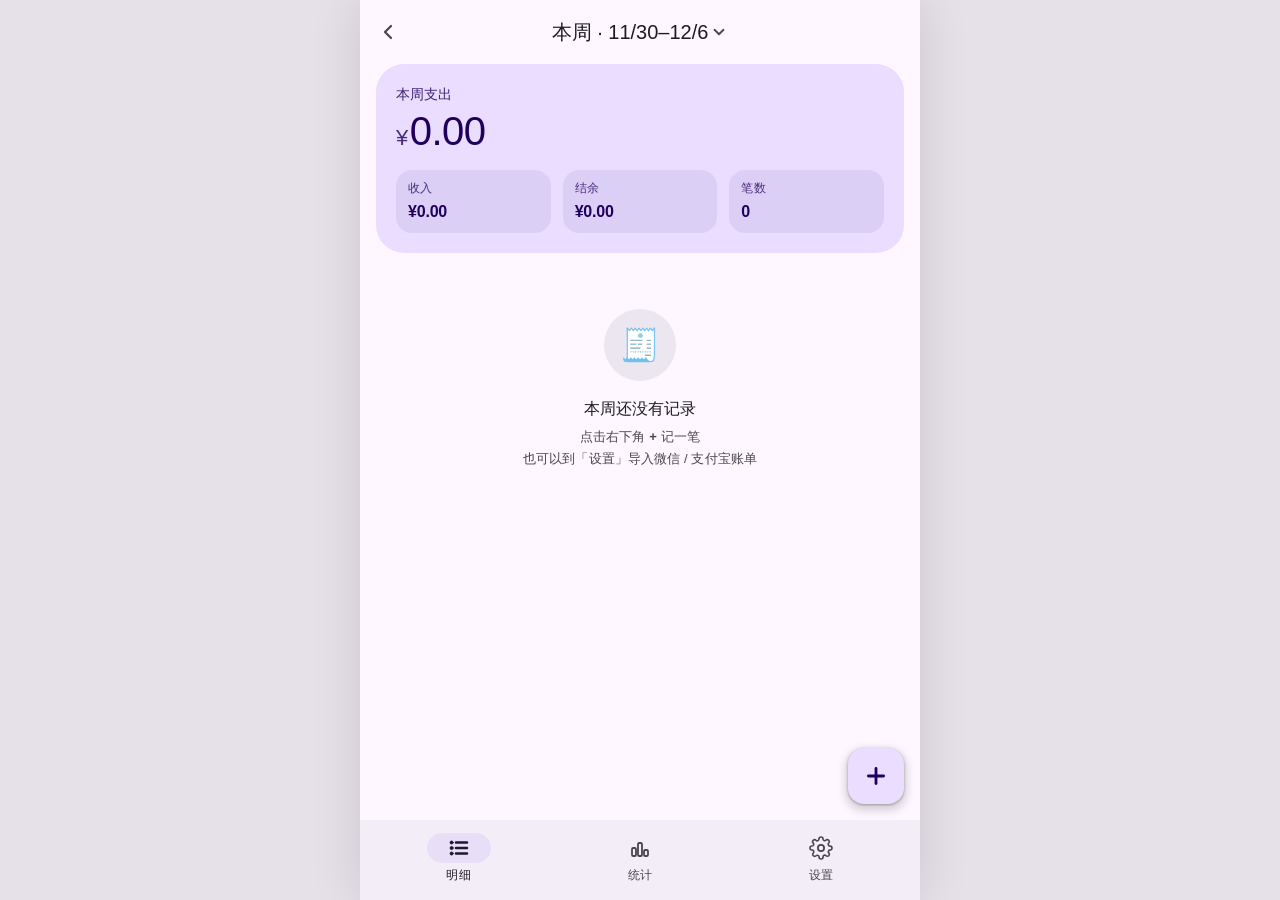
<file: index.html>
<!DOCTYPE html>
<html lang="zh-CN">
<head>
<meta charset="UTF-8">
<meta name="viewport" content="width=device-width, initial-scale=1, maximum-scale=1, user-scalable=no, viewport-fit=cover">
<meta name="theme-color" content="#6750A4">
<meta name="description" content="记一笔 · 以周为周期的个人收支记账工具，支持分类统计、预算与账单导入">
<meta name="mobile-web-app-capable" content="yes">
<meta name="apple-mobile-web-app-capable" content="yes">
<meta name="apple-mobile-web-app-status-bar-style" content="default">
<meta name="apple-mobile-web-app-title" content="记一笔">
<title>记一笔 · 收支记账</title>
<link rel="manifest" href="./manifest.webmanifest">
<link rel="icon" type="image/png" sizes="192x192" href="./icons/icon-192.png">
<link rel="apple-touch-icon" href="./icons/icon-192.png">
<link rel="stylesheet" href="./app.css">
</head>
<body>

<div id="app">
  <header class="appbar">
    <button class="iconbtn left" id="prevWeek" aria-label="上一周">
      <svg viewBox="0 0 24 24" fill="none" stroke="currentColor" stroke-width="2.2" stroke-linecap="round" stroke-linejoin="round"><polyline points="15 18 9 12 15 6"/></svg>
    </button>
    <button class="title" id="weekPick">
      <span id="weekLabel">本周</span>
      <svg viewBox="0 0 24 24" fill="none" stroke="currentColor" stroke-width="2.4" stroke-linecap="round" stroke-linejoin="round"><polyline points="6 9 12 15 18 9"/></svg>
    </button>
    <button class="iconbtn right" id="nextWeek" aria-label="下一周">
      <svg viewBox="0 0 24 24" fill="none" stroke="currentColor" stroke-width="2.2" stroke-linecap="round" stroke-linejoin="round"><polyline points="9 18 15 12 9 6"/></svg>
    </button>
  </header>

  <main id="main"></main>

  <button class="fab" id="fab" aria-label="记一笔">
    <svg viewBox="0 0 24 24" fill="none" stroke="currentColor" stroke-width="2.6" stroke-linecap="round"><line x1="12" y1="5" x2="12" y2="19"/><line x1="5" y1="12" x2="19" y2="12"/></svg>
  </button>

  <nav class="tabbar" id="tabbar"></nav>
</div>

<!-- ===================== 记账面板 ===================== -->
<div class="mask" id="mask"></div>

<section class="sheet" id="sheet" aria-hidden="true">
  <div class="grip"></div>

  <div class="seg" id="typeSeg">
    <button data-type="expense">支出</button>
    <button data-type="income">收入</button>
  </div>

  <div class="cats" id="cats"></div>

  <div class="amount-row expense" id="amountRow">
    <span class="cur">¥</span>
    <span class="val num" id="amountText"><span class="placeholder">0.00</span></span>
  </div>

  <div class="meta">
    <input type="date" id="dateInput">
    <input type="text" id="noteInput" placeholder="备注（可选）" maxlength="40">
    <select id="acctInput"></select>
  </div>

  <div class="keypad" id="keypad">
    <button data-k="1">1</button>
    <button data-k="2">2</button>
    <button data-k="3">3</button>
    <button class="fn del" data-k="del" aria-label="退格">
      <svg viewBox="0 0 24 24" fill="none" stroke="currentColor" stroke-width="1.9" stroke-linecap="round" stroke-linejoin="round"><path d="M21 4H8l-7 8 7 8h13a2 2 0 0 0 2-2V6a2 2 0 0 0-2-2z"/><line x1="18" y1="9" x2="12" y2="15"/><line x1="12" y1="9" x2="18" y2="15"/></svg>
    </button>
    <button data-k="4">4</button>
    <button data-k="5">5</button>
    <button data-k="6">6</button>
    <button class="fn" data-k="clr">清空</button>
    <button data-k="7">7</button>
    <button data-k="8">8</button>
    <button data-k="9">9</button>
    <button class="save" id="saveBtn">保存</button>
    <button data-k=".">.</button>
    <button data-k="0">0</button>
    <button data-k="00">00</button>
  </div>

  <div class="sheet-actions" id="sheetActions" style="display:none">
    <button id="cancelBtn">取消</button>
    <button class="del" id="deleteBtn">删除这笔</button>
  </div>
</section>

<!-- ===================== 通用对话框 ===================== -->
<div class="dialog-mask" id="dialogMask">
  <div class="dialog" id="dialog"></div>
</div>

<div class="toast" id="toast"></div>

<script src="./app.js"></script>
</body>
</html>
</file>
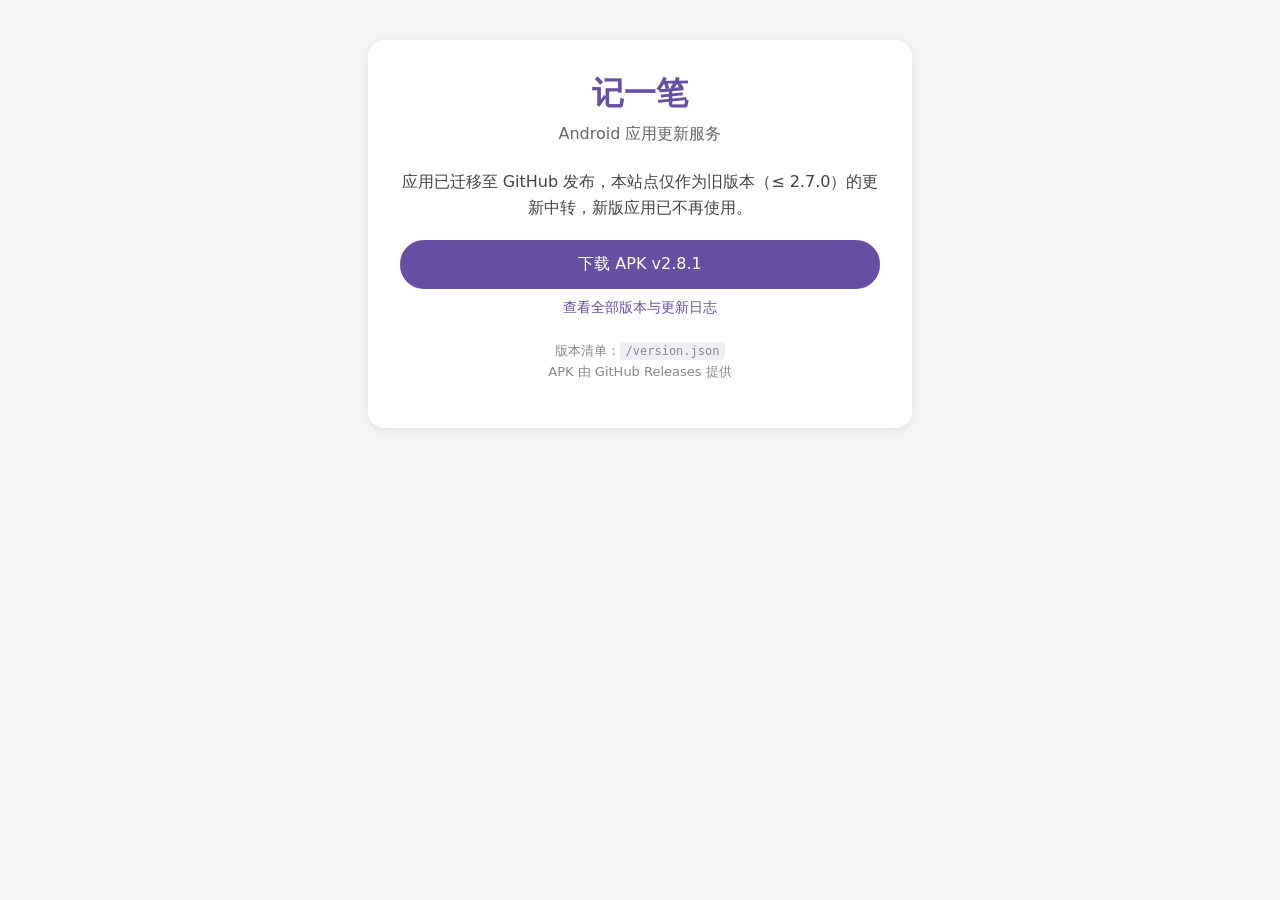
<file: update-site/index.html>
﻿<!DOCTYPE html>
<html>
<head>
  <meta charset="utf-8">
  <meta name="viewport" content="width=device-width, initial-scale=1">
  <title>记一笔 - 更新服务</title>
  <style>
    body { font-family: system-ui, sans-serif; padding: 40px; text-align: center; background: #f5f5f5; margin: 0; }
    .card { background: white; border-radius: 16px; padding: 32px; max-width: 480px; margin: 0 auto; box-shadow: 0 2px 8px rgba(0,0,0,0.08); }
    h1 { color: #6750A4; margin: 0 0 8px; }
    .sub { color: #666; margin-bottom: 24px; }
    p { color: #444; line-height: 1.6; }
    a.btn { display: block; margin: 20px 0 8px; padding: 14px 24px; background: #6750A4; color: #fff; border-radius: 24px; text-decoration: none; font-weight: 500; }
    a.btn:hover { background: #52428a; }
    a.link { color: #6750A4; text-decoration: none; font-size: 14px; }
    a.link:hover { text-decoration: underline; }
    .note { font-size: 13px; color: #888; margin-top: 24px; }
    code { background: #f0edf7; padding: 2px 6px; border-radius: 4px; font-size: 12px; }
  </style>
</head>
<body>
  <div class="card">
    <h1>记一笔</h1>
    <div class="sub">Android 应用更新服务</div>

    <p>应用已迁移至 GitHub 发布，本站点仅作为旧版本（≤ 2.7.0）的更新中转，新版应用已不再使用。</p>

    <a class="btn" href="https://github.com/lyl-creator/jiyibi/releases/latest/download/app-release.apk">下载 APK v2.8.1</a>
    <a class="link" href="https://github.com/lyl-creator/jiyibi/releases">查看全部版本与更新日志</a>

    <p class="note">
      版本清单：<code>/version.json</code><br>
      APK 由 GitHub Releases 提供
    </p>
  </div>

  <!-- 应用内更新读取此 JSON（旧版本默认更新源，仅供 ≤2.7.0 升级过渡） -->
  <script type="application/json" id="version-info">
{
  "versionCode": 28001,
  "versionName": "2.8.1",
  "downloadUrl": "https://github.com/lyl-creator/jiyibi/releases/latest/download/app-release.apk",
  "changelog": "修复几角钱小额交易的通知未被记账：不再因通知含「余额」「可用额度」而整条丢弃，金额提取可正确区分交易额与账户余额；修复「向XX转账」金额被误判为卡号导致漏记；新增「通知诊断」，可查看每条通知的识别结果与未记账原因"
}
  </script>
</body>
</html>
</file>
<file: app.css>
/* ============================================================
   记一笔 · 收支记账
   视觉规范：Material Design 3（Google 原生 Android 设计语言）
   —— 配色采用 M3 基准调色板，形状、字体、动效曲线均遵循 M3 规范
   —— 移动优先，适配安全区，支持深色模式
   ============================================================ */

/* ------------------------------------------------------------
   M3 设计令牌
   ------------------------------------------------------------ */
:root {
  /* 主色（M3 基准紫） */
  --md-primary: #6750A4;
  --md-on-primary: #FFFFFF;
  --md-primary-container: #EADDFF;
  --md-on-primary-container: #21005D;
  --md-primary-fixed-dim: #D0BCFF;

  /* 次色 */
  --md-secondary: #625B71;
  --md-on-secondary: #FFFFFF;
  --md-secondary-container: #E8DEF8;
  --md-on-secondary-container: #1D192B;

  /* 第三色 */
  --md-tertiary-container: #FFD8E4;
  --md-on-tertiary-container: #31111D;

  /* 错误色 */
  --md-error: #B3261E;
  --md-on-error: #FFFFFF;
  --md-error-container: #F9DEDC;
  --md-on-error-container: #410E0B;

  /* 表面层级 */
  --md-surface: #FEF7FF;
  --md-on-surface: #1D1B20;
  --md-surface-variant: #E7E0EC;
  --md-on-surface-variant: #49454F;
  --md-surface-container-lowest: #FFFFFF;
  --md-surface-container-low: #F7F2FA;
  --md-surface-container: #F3EDF7;
  --md-surface-container-high: #ECE6F0;
  --md-surface-container-highest: #E6E0E9;

  /* 描边 */
  --md-outline: #79747E;
  --md-outline-variant: #CAC4D0;

  /* 反色（用于 Snackbar） */
  --md-inverse-surface: #322F35;
  --md-inverse-on-surface: #F5EFF7;

  /* 记账语义色：支出红、收入绿（遵循国内记账习惯） */
  --money-out: #B3261E;
  --money-in: #146C2E;

  /* 状态层透明度 */
  --state-hover: .08;
  --state-press: .12;

  /* M3 形状刻度 */
  --shape-xs: 4px;
  --shape-sm: 8px;
  --shape-md: 12px;
  --shape-lg: 16px;
  --shape-xl: 28px;
  --shape-full: 999px;

  /* M3 动效曲线 */
  --ease-standard: cubic-bezier(.2, 0, 0, 1);
  --ease-emphasized: cubic-bezier(.2, 0, 0, 1);
  --ease-emphasized-decel: cubic-bezier(.05, .7, .1, 1);
  --ease-emphasized-accel: cubic-bezier(.3, 0, .8, .15);

  --safe-top: env(safe-area-inset-top, 0px);
  --safe-bottom: env(safe-area-inset-bottom, 0px);
}

@media (prefers-color-scheme: dark) {
  :root {
    --md-primary: #D0BCFF;
    --md-on-primary: #381E72;
    --md-primary-container: #4F378B;
    --md-on-primary-container: #EADDFF;
    --md-primary-fixed-dim: #D0BCFF;

    --md-secondary: #CCC2DC;
    --md-on-secondary: #332D41;
    --md-secondary-container: #4A4458;
    --md-on-secondary-container: #E8DEF8;

    --md-tertiary-container: #633B48;
    --md-on-tertiary-container: #FFD8E4;

    --md-error: #F2B8B5;
    --md-on-error: #601410;
    --md-error-container: #8C1D18;
    --md-on-error-container: #F9DEDC;

    --md-surface: #141218;
    --md-on-surface: #E6E0E9;
    --md-surface-variant: #49454F;
    --md-on-surface-variant: #CAC4D0;
    --md-surface-container-lowest: #0F0D13;
    --md-surface-container-low: #1D1B20;
    --md-surface-container: #211F26;
    --md-surface-container-high: #2B2930;
    --md-surface-container-highest: #36343B;

    --md-outline: #938F99;
    --md-outline-variant: #49454F;

    --md-inverse-surface: #E6E0E9;
    --md-inverse-on-surface: #322F35;

    --money-out: #F2B8B5;
    --money-in: #7EDFA0;
  }
}

/* ------------------------------------------------------------
   基础
   ------------------------------------------------------------ */
* { box-sizing: border-box; -webkit-tap-highlight-color: transparent; }

html, body {
  margin: 0;
  padding: 0;
  height: 100%;
  overscroll-behavior-y: none;
}

body {
  background: var(--md-surface);
  color: var(--md-on-surface);
  font-family: 'Google Sans', Roboto, 'Roboto Flex', -apple-system, BlinkMacSystemFont,
    'PingFang SC', 'HarmonyOS Sans SC', 'Noto Sans CJK SC', 'Microsoft YaHei',
    'Segoe UI', sans-serif;
  font-size: 14px;
  line-height: 1.45;
  letter-spacing: .1px;
  -webkit-font-smoothing: antialiased;
}

button, input, select, textarea {
  font-family: inherit;
  font-size: inherit;
  color: inherit;
  letter-spacing: inherit;
}

button { border: 0; background: none; cursor: pointer; padding: 0; }
input, select, textarea { outline: none; }

.num { font-variant-numeric: tabular-nums; font-feature-settings: "tnum"; }

/* 水波纹（M3 状态层的按压反馈） */
.ripple { position: relative; overflow: hidden; }
.ripple-wave {
  position: absolute;
  border-radius: 50%;
  background: currentColor;
  opacity: 0;
  transform: scale(0);
  pointer-events: none;
  animation: rippleGo .52s var(--ease-emphasized-decel) forwards;
}
@keyframes rippleGo {
  from { transform: scale(0); opacity: var(--state-press); }
  to   { transform: scale(1); opacity: 0; }
}

/* ------------------------------------------------------------
   页面骨架
   ------------------------------------------------------------ */
#app {
  display: flex;
  flex-direction: column;
  height: 100vh;
  height: 100dvh;
  max-width: 560px;
  margin: 0 auto;
  position: relative;
  background: var(--md-surface);
}

/* M3 居中标题顶部应用栏 */
.appbar {
  flex: 0 0 auto;
  display: grid;
  grid-template-columns: 48px 1fr 48px;
  align-items: center;
  padding: 0 4px;
  padding-top: var(--safe-top);
  height: calc(64px + var(--safe-top));
  background: var(--md-surface);
  position: relative;
  z-index: 5;
}

.appbar .title {
  grid-column: 2;
  justify-self: center;
  display: flex;
  align-items: center;
  gap: 2px;
  max-width: 100%;
  padding: 6px 12px;
  border-radius: var(--shape-full);
  font-family: 'Google Sans', Roboto, -apple-system, 'PingFang SC', sans-serif;
  font-size: 20px;
  font-weight: 500;
  letter-spacing: 0;
  line-height: 1.3;
  color: var(--md-on-surface);
  white-space: nowrap;
}
.appbar .title svg {
  width: 18px; height: 18px;
  flex: 0 0 auto;
  color: var(--md-on-surface-variant);
}

/* M3 图标按钮 */
.iconbtn {
  width: 48px; height: 48px;
  border-radius: var(--shape-full);
  display: flex;
  align-items: center;
  justify-content: center;
  color: var(--md-on-surface-variant);
  transition: background-color .16s var(--ease-standard);
}
.iconbtn.left { grid-column: 1; }
.iconbtn.right { grid-column: 3; }
.iconbtn svg { width: 24px; height: 24px; }

main {
  flex: 1 1 auto;
  overflow-y: auto;
  overflow-x: hidden;
  -webkit-overflow-scrolling: touch;
  padding: 0 16px calc(112px + var(--safe-bottom));
  scrollbar-width: none;
}
main::-webkit-scrollbar { display: none; }

/* ------------------------------------------------------------
   概览卡（M3 filled card · primary container）
   ------------------------------------------------------------ */
.overview {
  position: relative;
  border-radius: var(--shape-xl);
  padding: 20px;
  color: var(--md-on-primary-container);
  background: var(--md-primary-container);
  overflow: hidden;
}
.overview .ov-label {
  font-size: 14px;
  font-weight: 500;
  letter-spacing: .1px;
  opacity: .85;
}
.overview .ov-main {
  font-size: 40px;
  font-weight: 500;
  letter-spacing: -.5px;
  line-height: 1.15;
  margin: 4px 0 2px;
}
.overview .ov-main small {
  font-size: 22px;
  font-weight: 500;
  opacity: .8;
  margin-right: 2px;
}
.overview .ov-sub {
  display: flex;
  gap: 12px;
  margin-top: 16px;
}
.overview .ov-sub > div {
  flex: 1;
  background: rgba(103, 80, 164, .1);
  border-radius: var(--shape-lg);
  padding: 10px 12px;
}
@media (prefers-color-scheme: dark) {
  .overview .ov-sub > div { background: rgba(208, 188, 255, .12); }
}
.overview .ov-sub .k {
  font-size: 12px;
  letter-spacing: .4px;
  opacity: .78;
}
.overview .ov-sub .v {
  font-size: 16px;
  font-weight: 600;
  margin-top: 2px;
  letter-spacing: -.2px;
}

/* 预算进度条 */
.budget-wrap { margin-top: 16px; }
.budget-head {
  display: flex;
  justify-content: space-between;
  align-items: baseline;
  gap: 8px;
  font-size: 12px;
  letter-spacing: .4px;
  opacity: .85;
  margin-bottom: 8px;
}
.budget-head span:first-child {
  flex: 1 1 auto; min-width: 0;
  overflow: hidden; text-overflow: ellipsis; white-space: nowrap;
}
.budget-head span:last-child { flex: 0 0 auto; font-weight: 500; }
.budget-bar {
  height: 8px;
  border-radius: var(--shape-full);
  background: rgba(103, 80, 164, .16);
  overflow: hidden;
}
@media (prefers-color-scheme: dark) {
  .budget-bar { background: rgba(208, 188, 255, .18); }
}
.budget-bar span {
  display: block;
  height: 100%;
  border-radius: var(--shape-full);
  background: var(--md-primary);
  transition: width .5s var(--ease-emphasized);
}
.budget-bar.over span { background: var(--md-error); }

/* ------------------------------------------------------------
   通用区块
   ------------------------------------------------------------ */
.section-title {
  display: flex;
  align-items: center;
  justify-content: space-between;
  font-size: 14px;
  font-weight: 500;
  color: var(--md-on-surface);
  margin: 24px 4px 12px;
  letter-spacing: .1px;
}
.section-title .cnt {
  color: var(--md-on-surface-variant);
  font-size: 12px;
  font-weight: 400;
}

/* M3 filled card */
.card {
  background: var(--md-surface-container-low);
  border-radius: var(--shape-md);
  padding: 2px 0;
  overflow: hidden;
}

/* ------------------------------------------------------------
   交易条目（M3 list item）
   ------------------------------------------------------------ */
.day-head {
  display: flex;
  align-items: center;
  justify-content: space-between;
  padding: 14px 6px 6px;
  font-size: 12px;
  color: var(--md-on-surface-variant);
  letter-spacing: .4px;
}
.day-head .d { font-weight: 500; }
.day-head .s { display: flex; gap: 10px; }

.item {
  display: flex;
  align-items: center;
  gap: 16px;
  padding: 12px 16px;
  min-height: 68px;
  position: relative;
}
.item:not(:last-child)::after {
  content: "";
  position: absolute;
  left: 16px; right: 0; bottom: 0;
  height: 1px;
  background: var(--md-outline-variant);
  opacity: .5;
}

.item .ico {
  flex: 0 0 auto;
  width: 40px; height: 40px;
  border-radius: var(--shape-full);
  display: flex; align-items: center; justify-content: center;
  font-size: 19px;
  background: var(--md-surface-container-high);
}
.item .mid { flex: 1 1 auto; min-width: 0; }
.item .mid .name {
  font-size: 16px;
  font-weight: 400;
  letter-spacing: .15px;
  color: var(--md-on-surface);
}
.item .mid .note {
  font-size: 13px;
  color: var(--md-on-surface-variant);
  white-space: nowrap; overflow: hidden; text-overflow: ellipsis;
  max-width: 42vw;
  margin-top: 1px;
}
.item .amt {
  flex: 0 0 auto;
  font-size: 16px;
  font-weight: 500;
  letter-spacing: -.1px;
  text-align: right;
}
.item .amt.out { color: var(--money-out); }
.item .amt.in { color: var(--money-in); }
.item .amt .tag {
  display: block;
  font-size: 11px;
  font-weight: 400;
  color: var(--md-on-surface-variant);
  text-align: right;
  margin-top: 2px;
  letter-spacing: .3px;
}

/* 空状态 */
.empty {
  text-align: center;
  padding: 56px 24px;
  color: var(--md-on-surface-variant);
}
.empty .big {
  width: 72px; height: 72px;
  margin: 0 auto 16px;
  border-radius: var(--shape-full);
  background: var(--md-surface-container-high);
  display: flex; align-items: center; justify-content: center;
  font-size: 32px;
}
.empty .t1 {
  font-size: 16px;
  font-weight: 500;
  color: var(--md-on-surface);
  margin-bottom: 6px;
}
.empty .t2 {
  font-size: 13px;
  line-height: 1.7;
}

/* ------------------------------------------------------------
   M3 分段按钮
   ------------------------------------------------------------ */
.seg {
  display: flex;
  border: 1px solid var(--md-outline);
  border-radius: var(--shape-full);
  overflow: hidden;
  margin: 8px 0 20px;
  height: 40px;
}
.seg button {
  flex: 1;
  display: flex;
  align-items: center;
  justify-content: center;
  font-size: 14px;
  font-weight: 500;
  letter-spacing: .1px;
  color: var(--md-on-surface);
  position: relative;
  overflow: hidden;
  transition: background-color .18s var(--ease-standard);
}
.seg button + button { border-left: 1px solid var(--md-outline); }
.seg button.on {
  background: var(--md-secondary-container);
  color: var(--md-on-secondary-container);
}

/* ------------------------------------------------------------
   统计页
   ------------------------------------------------------------ */
.donut-card {
  display: flex;
  align-items: center;
  gap: 20px;
  padding: 20px 16px;
}
.donut { flex: 0 0 auto; width: 136px; height: 136px; position: relative; }
.donut svg { display: block; width: 100%; height: 100%; transform: rotate(-90deg); }
.donut .center {
  position: absolute; inset: 0;
  display: flex; flex-direction: column;
  align-items: center; justify-content: center;
}
.donut .center .l {
  font-size: 11px;
  color: var(--md-on-surface-variant);
  letter-spacing: .4px;
}
.donut .center .n {
  font-size: 20px;
  font-weight: 500;
  letter-spacing: -.3px;
}
.legend { flex: 1 1 auto; min-width: 0; display: flex; flex-direction: column; gap: 8px; }
.legend .row { display: flex; align-items: center; gap: 8px; font-size: 13px; }
.legend .dot { width: 10px; height: 10px; border-radius: 3px; flex: 0 0 auto; }
.legend .nm {
  color: var(--md-on-surface-variant);
  flex: 1 1 auto;
  overflow: hidden; text-overflow: ellipsis; white-space: nowrap;
}
.legend .pc { color: var(--md-on-surface-variant); font-size: 12px; }
.legend .vl { font-weight: 500; font-size: 13px; }

.rank { padding: 8px 16px 12px; }
.rank .row { padding: 12px 0; }
.rank .row + .row { border-top: 1px solid var(--md-outline-variant); }
.rank .r1 { display: flex; align-items: center; gap: 8px; font-size: 14px; }
.rank .r1 .nm { flex: 1 1 auto; }
.rank .r1 .nm i { font-style: normal; margin-right: 8px; }
.rank .r1 .vl { font-weight: 500; }
.rank .r1 .pc {
  color: var(--md-on-surface-variant);
  font-size: 12px;
  width: 46px;
  text-align: right;
}
.rank .bar {
  height: 6px;
  border-radius: var(--shape-full);
  background: var(--md-surface-container-highest);
  margin-top: 9px;
  overflow: hidden;
}
.rank .bar span {
  display: block;
  height: 100%;
  border-radius: var(--shape-full);
  transition: width .55s var(--ease-emphasized);
}

.bars {
  display: flex;
  align-items: flex-end;
  gap: 6px;
  height: 156px;
  padding: 20px 16px 0;
}
.bars .col {
  flex: 1 1 0;
  display: flex;
  flex-direction: column;
  align-items: center;
  justify-content: flex-end;
  height: 100%;
  gap: 8px;
  min-width: 0;
}
.bars .pair {
  width: 100%;
  flex: 1 1 auto;
  display: flex;
  align-items: flex-end;
  justify-content: center;
  gap: 4px;
  border-bottom: 1px solid var(--md-outline-variant);
}
.bars .pair i {
  display: block;
  width: 11px;
  min-height: 3px;
  border-radius: var(--shape-xs) var(--shape-xs) 0 0;
  transition: height .6s var(--ease-emphasized);
}
.bars .pair i.ex { background: var(--money-out); }
.bars .pair i.in { background: var(--money-in); }
.bars .lb {
  font-size: 11px;
  color: var(--md-on-surface-variant);
  white-space: nowrap;
  letter-spacing: .2px;
}
.bars .col.now .lb { color: var(--md-primary); font-weight: 600; }
.bars-legend {
  display: flex;
  gap: 18px;
  justify-content: center;
  padding: 12px 0 16px;
  font-size: 12px;
  color: var(--md-on-surface-variant);
}
.bars-legend i {
  display: inline-block;
  width: 10px; height: 10px;
  border-radius: 3px;
  margin-right: 6px;
}

/* ------------------------------------------------------------
   设置页（M3 list）
   ------------------------------------------------------------ */
.setting-group {
  background: var(--md-surface-container-low);
  border-radius: var(--shape-md);
  overflow: hidden;
  margin-bottom: 16px;
}
.setting-group .gt {
  font-size: 12px;
  color: var(--md-on-surface-variant);
  padding: 16px 16px 8px;
  letter-spacing: .4px;
}
.setrow {
  display: flex;
  align-items: center;
  gap: 16px;
  padding: 14px 16px;
  min-height: 64px;
  width: 100%;
  text-align: left;
  position: relative;
}
.setrow:not(:last-child)::after {
  content: "";
  position: absolute;
  left: 16px; right: 0; bottom: 0;
  height: 1px;
  background: var(--md-outline-variant);
  opacity: .5;
}
.setrow .si {
  width: 24px; height: 24px;
  flex: 0 0 auto;
  display: flex; align-items: center; justify-content: center;
  font-size: 18px;
}
.setrow .st { flex: 1 1 auto; font-size: 16px; letter-spacing: .15px; }
.setrow .st b { display: block; font-weight: 400; }
.setrow .st small {
  display: block;
  color: var(--md-on-surface-variant);
  font-size: 13px;
  margin-top: 3px;
  font-weight: 400;
  letter-spacing: .1px;
}
.setrow .sv { color: var(--md-on-surface-variant); font-size: 14px; }
.setrow .chev {
  width: 20px; height: 20px;
  color: var(--md-on-surface-variant);
  flex: 0 0 auto;
}
.setrow.danger .st, .setrow.danger .si { color: var(--md-error); }

.about {
  text-align: center;
  color: var(--md-on-surface-variant);
  font-size: 12.5px;
  padding: 24px 20px 12px;
  line-height: 2;
}
.about .logo {
  width: 64px; height: 64px;
  margin: 0 auto 14px;
  border-radius: var(--shape-lg);
  background: var(--md-primary-container);
  color: var(--md-on-primary-container);
  display: flex; align-items: center; justify-content: center;
  font-size: 30px;
}

/* ------------------------------------------------------------
   M3 导航栏（含胶囊指示器）
   ------------------------------------------------------------ */
.tabbar {
  position: fixed;
  bottom: 0;
  left: 50%;
  transform: translateX(-50%);
  width: 100%;
  max-width: 560px;
  display: flex;
  padding: 0 8px var(--safe-bottom);
  height: calc(80px + var(--safe-bottom));
  background: var(--md-surface-container);
  border-top: 1px solid transparent;
  z-index: 20;
}
@media (prefers-color-scheme: dark) {
  .tabbar { background: var(--md-surface-container); }
}

.tabbar .tab {
  flex: 1;
  display: flex;
  flex-direction: column;
  align-items: center;
  justify-content: center;
  gap: 4px;
  padding-top: 12px;
  padding-bottom: 16px;
  color: var(--md-on-surface-variant);
  transition: color .18s var(--ease-standard);
}
.tabbar .tab .ind {
  width: 64px; height: 32px;
  border-radius: var(--shape-full);
  display: flex;
  align-items: center;
  justify-content: center;
  transition: background-color .22s var(--ease-emphasized);
}
.tabbar .tab .ind svg { width: 24px; height: 24px; }
.tabbar .tab .lbl {
  font-size: 12px;
  font-weight: 500;
  letter-spacing: .4px;
  transition: color .18s var(--ease-standard);
}
.tabbar .tab.on { color: var(--md-on-surface); }
.tabbar .tab.on .ind {
  background: var(--md-secondary-container);
  color: var(--md-on-secondary-container);
}

/* M3 悬浮按钮（圆角方形 · primary container） */
.fab {
  position: fixed;
  right: max(16px, calc(50% - 280px + 16px));
  bottom: calc(96px + var(--safe-bottom));
  width: 56px; height: 56px;
  border-radius: var(--shape-lg);
  background: var(--md-primary-container);
  color: var(--md-on-primary-container);
  display: flex;
  align-items: center;
  justify-content: center;
  box-shadow: 0 4px 8px 3px rgba(0, 0, 0, .15), 0 1px 3px rgba(0, 0, 0, .3);
  z-index: 21;
  transition: transform .18s var(--ease-emphasized), box-shadow .18s;
}
.fab svg { width: 26px; height: 26px; }
.fab:active {
  transform: scale(.94);
  box-shadow: 0 2px 4px 1px rgba(0, 0, 0, .15);
}

/* ------------------------------------------------------------
   M3 模态底部面板
   ------------------------------------------------------------ */
.mask {
  position: fixed; inset: 0;
  background: rgba(0, 0, 0, .32);
  opacity: 0;
  pointer-events: none;
  transition: opacity .25s var(--ease-standard);
  z-index: 40;
}
.mask.show { opacity: 1; pointer-events: auto; }

.sheet {
  position: fixed;
  left: 50%;
  bottom: 0;
  transform: translate(-50%, 102%);
  width: 100%;
  max-width: 560px;
  background: var(--md-surface-container-low);
  border-radius: var(--shape-xl) var(--shape-xl) 0 0;
  z-index: 41;
  transition: transform .4s var(--ease-emphasized-decel);
  display: flex;
  flex-direction: column;
  max-height: 92dvh;
  padding-bottom: var(--safe-bottom);
  overflow: hidden;
}
.sheet.show { transform: translate(-50%, 0); }

.sheet .grip {
  width: 32px; height: 4px;
  border-radius: var(--shape-full);
  background: var(--md-outline-variant);
  margin: 12px auto 4px;
  flex: 0 0 auto;
}

.sheet .seg { margin: 12px 16px 16px; }

.cats {
  display: grid;
  grid-template-columns: repeat(4, 1fr);
  gap: 4px;
  padding: 2px 12px 8px;
  max-height: 172px;
  overflow-y: auto;
  scrollbar-width: none;
}
.cats::-webkit-scrollbar { display: none; }
.cats .cat {
  display: flex;
  flex-direction: column;
  align-items: center;
  gap: 6px;
  padding: 10px 2px;
  border-radius: var(--shape-lg);
  font-size: 12px;
  letter-spacing: .3px;
  color: var(--md-on-surface-variant);
  transition: color .18s var(--ease-standard);
}
.cats .cat .ci {
  width: 48px; height: 32px;
  border-radius: var(--shape-full);
  display: flex; align-items: center; justify-content: center;
  font-size: 19px;
  background: var(--md-surface-container-high);
  transition: background-color .2s var(--ease-standard), transform .2s var(--ease-emphasized);
}
.cats .cat.on { color: var(--md-on-surface); font-weight: 600; }
.cats .cat.on .ci {
  background: var(--md-secondary-container);
  transform: scale(1.04);
}

.amount-row {
  display: flex;
  align-items: baseline;
  justify-content: flex-end;
  gap: 4px;
  padding: 16px 20px 14px;
  border-top: 1px solid var(--md-outline-variant);
  background: var(--md-surface-container);
  margin-top: 4px;
  flex: 0 0 auto;
}
.amount-row .cur { font-size: 22px; font-weight: 500; color: var(--md-on-surface-variant); }
.amount-row .val {
  font-size: 34px;
  font-weight: 500;
  letter-spacing: -1px;
  min-height: 42px;
  line-height: 1.2;
}
.amount-row.income .val, .amount-row.income .cur { color: var(--money-in); }
.amount-row.expense .val, .amount-row.expense .cur { color: var(--md-on-surface); }
.amount-row .val .placeholder { color: var(--md-on-surface-variant); font-weight: 400; }

.meta {
  display: flex;
  gap: 8px;
  align-items: center;
  padding: 12px 16px 6px;
  flex: 0 0 auto;
}
.meta input[type="text"], .meta input[type="date"], .meta select {
  background: var(--md-surface-container-high);
  border: 0;
  border-bottom: 1px solid var(--md-on-surface-variant);
  border-radius: var(--shape-xs) var(--shape-xs) 0 0;
  padding: 10px 12px;
  font-size: 14px;
  height: 48px;
  min-width: 0;
  color: var(--md-on-surface);
  transition: background-color .18s, border-color .18s;
}
.meta input:focus, .meta select:focus { border-bottom-color: var(--md-primary); }
.meta input[type="date"] { flex: 0 0 auto; width: 142px; }
.meta input[type="text"] { flex: 1 1 auto; }
.meta input::placeholder { color: var(--md-on-surface-variant); }
.meta select { flex: 0 0 auto; width: 92px; }

/* M3 数字键盘 */
.keypad {
  display: grid;
  grid-template-columns: repeat(4, 1fr);
  gap: 8px;
  padding: 8px 16px 16px;
  flex: 0 0 auto;
}
.keypad button {
  height: 52px;
  border-radius: var(--shape-lg);
  background: var(--md-surface-container-high);
  color: var(--md-on-surface);
  font-size: 22px;
  font-weight: 400;
  display: flex;
  align-items: center;
  justify-content: center;
  position: relative;
  overflow: hidden;
  transition: background-color .16s var(--ease-standard);
}
.keypad button.fn { color: var(--md-on-surface-variant); font-size: 16px; }
.keypad button.save {
  grid-column: 4;
  grid-row: span 2;
  height: auto;
  background: var(--md-primary);
  color: var(--md-on-primary);
  font-size: 16px;
  font-weight: 500;
}
.keypad button.save:disabled {
  background: var(--md-surface-container-highest);
  color: var(--md-on-surface-variant);
  opacity: .6;
}
.keypad button.del svg { width: 22px; height: 22px; }

.sheet-actions {
  display: flex;
  gap: 10px;
  padding: 0 16px 16px;
}
.sheet-actions button {
  flex: 1;
  padding: 12px;
  border-radius: var(--shape-full);
  background: var(--md-surface-container-high);
  color: var(--md-on-surface-variant);
  font-size: 14px;
  font-weight: 500;
  position: relative;
  overflow: hidden;
}
.sheet-actions button.del {
  color: var(--md-error);
  background: var(--md-error-container);
}

/* ------------------------------------------------------------
   M3 Snackbar
   ------------------------------------------------------------ */
.toast {
  position: fixed;
  left: 50%;
  bottom: calc(112px + var(--safe-bottom));
  transform: translate(-50%, 16px);
  background: var(--md-inverse-surface);
  color: var(--md-inverse-on-surface);
  font-size: 14px;
  letter-spacing: .2px;
  padding: 14px 18px;
  border-radius: var(--shape-xs);
  box-shadow: 0 4px 8px 3px rgba(0, 0, 0, .15);
  opacity: 0;
  pointer-events: none;
  transition: opacity .22s var(--ease-standard), transform .22s var(--ease-emphasized-decel);
  z-index: 60;
  max-width: 84vw;
  text-align: center;
}
.toast.show { opacity: 1; transform: translate(-50%, 0); }

/* ------------------------------------------------------------
   M3 对话框
   ------------------------------------------------------------ */
.dialog-mask {
  position: fixed; inset: 0;
  background: rgba(0, 0, 0, .32);
  display: flex;
  align-items: center;
  justify-content: center;
  padding: 24px;
  opacity: 0;
  pointer-events: none;
  transition: opacity .22s var(--ease-standard);
  z-index: 70;
}
.dialog-mask.show { opacity: 1; pointer-events: auto; }
.dialog {
  width: 100%;
  max-width: 340px;
  background: var(--md-surface-container-high);
  border-radius: var(--shape-xl);
  padding: 24px 24px 16px;
  transform: scale(.9);
  opacity: 0;
  transition: transform .3s var(--ease-emphasized-decel), opacity .2s var(--ease-standard);
}
.dialog-mask.show .dialog { transform: scale(1); opacity: 1; }
.dialog h3 {
  margin: 0 0 12px;
  font-size: 22px;
  font-weight: 400;
  letter-spacing: 0;
  color: var(--md-on-surface);
}
.dialog p {
  margin: 0 0 20px;
  font-size: 14px;
  color: var(--md-on-surface-variant);
  line-height: 1.6;
  letter-spacing: .1px;
}
.dialog input {
  width: 100%;
  background: var(--md-surface-container-highest);
  border: 0;
  border-bottom: 1px solid var(--md-on-surface-variant);
  border-radius: var(--shape-xs) var(--shape-xs) 0 0;
  padding: 12px;
  height: 52px;
  font-size: 16px;
  margin-bottom: 20px;
  color: var(--md-on-surface);
}
.dialog input:focus { border-bottom-color: var(--md-primary); }
.dialog .btns {
  display: flex;
  justify-content: flex-end;
  gap: 8px;
}
.dialog .btns button {
  padding: 10px 18px;
  border-radius: var(--shape-full);
  font-size: 14px;
  font-weight: 500;
  color: var(--md-primary);
  position: relative;
  overflow: hidden;
  transition: background-color .16s var(--ease-standard);
}
.dialog .btns button.danger { color: var(--md-error); }

/* ------------------------------------------------------------
   滚动锁定
   ------------------------------------------------------------ */
body.locked { overflow: hidden; }

/* ------------------------------------------------------------
   大屏适配：以手机宽度居中呈现
   ------------------------------------------------------------ */
@media (min-width: 600px) {
  body { background: #E6E0E9; }
  @media (prefers-color-scheme: dark) { body { background: #0F0D13; } }
  #app { box-shadow: 0 0 48px rgba(0, 0, 0, .12); }
  .tabbar { border-radius: 0; }
}

/* ------------------------------------------------------------
   M3 动效
   —— 系统开启「减弱动态效果」时全部自动停用（见文件末尾）
   ------------------------------------------------------------ */
@keyframes fadeUp {
  from { opacity: 0; transform: translateY(10px); }
  to   { opacity: 1; transform: none; }
}
@keyframes growW { from { width: 0; } }
@keyframes growH { from { height: 0; } }
@keyframes donutIn {
  from { opacity: 0; transform: rotate(-155deg) scale(.82); }
  to   { opacity: 1; transform: rotate(-90deg) scale(1); }
}
@keyframes amtPop { 50% { transform: scale(1.04); } }

.overview { animation: fadeUp .46s var(--ease-emphasized-decel) both; }

.budget-bar span { animation: growW .85s var(--ease-emphasized) both; }

.day-head,
.item {
  animation: fadeUp .36s var(--ease-emphasized-decel) both;
  animation-delay: calc(var(--i, 0) * 24ms);
}

.anim-card {
  animation: fadeUp .4s var(--ease-emphasized-decel) both;
  animation-delay: 30ms;
}
.seg { animation: fadeUp .36s var(--ease-emphasized-decel) both; }

.donut svg { animation: donutIn .9s var(--ease-emphasized-decel) both; }

.rank .row {
  animation: fadeUp .36s var(--ease-emphasized-decel) both;
  animation-delay: calc(var(--i, 0) * 28ms);
}

.bars .col {
  animation: fadeUp .44s var(--ease-emphasized-decel) both;
  animation-delay: calc(var(--i, 0) * 60ms);
}
.bars .pair i {
  animation: growH .66s var(--ease-emphasized) both;
  animation-delay: calc(var(--i, 0) * 60ms + 100ms);
}

.cats .cat {
  animation: fadeUp .32s var(--ease-emphasized-decel) both;
  animation-delay: calc(var(--ci, 0) * 16ms);
}
.amount-row .val.pop { animation: amtPop .16s var(--ease-standard); }

/* 系统开启「减弱动态效果」时全部停用 */
@media (prefers-reduced-motion: reduce) {
  *, *::before, *::after {
    animation-duration: .001ms !important;
    animation-delay: 0ms !important;
    transition-duration: .001ms !important;
  }
}
</file>
